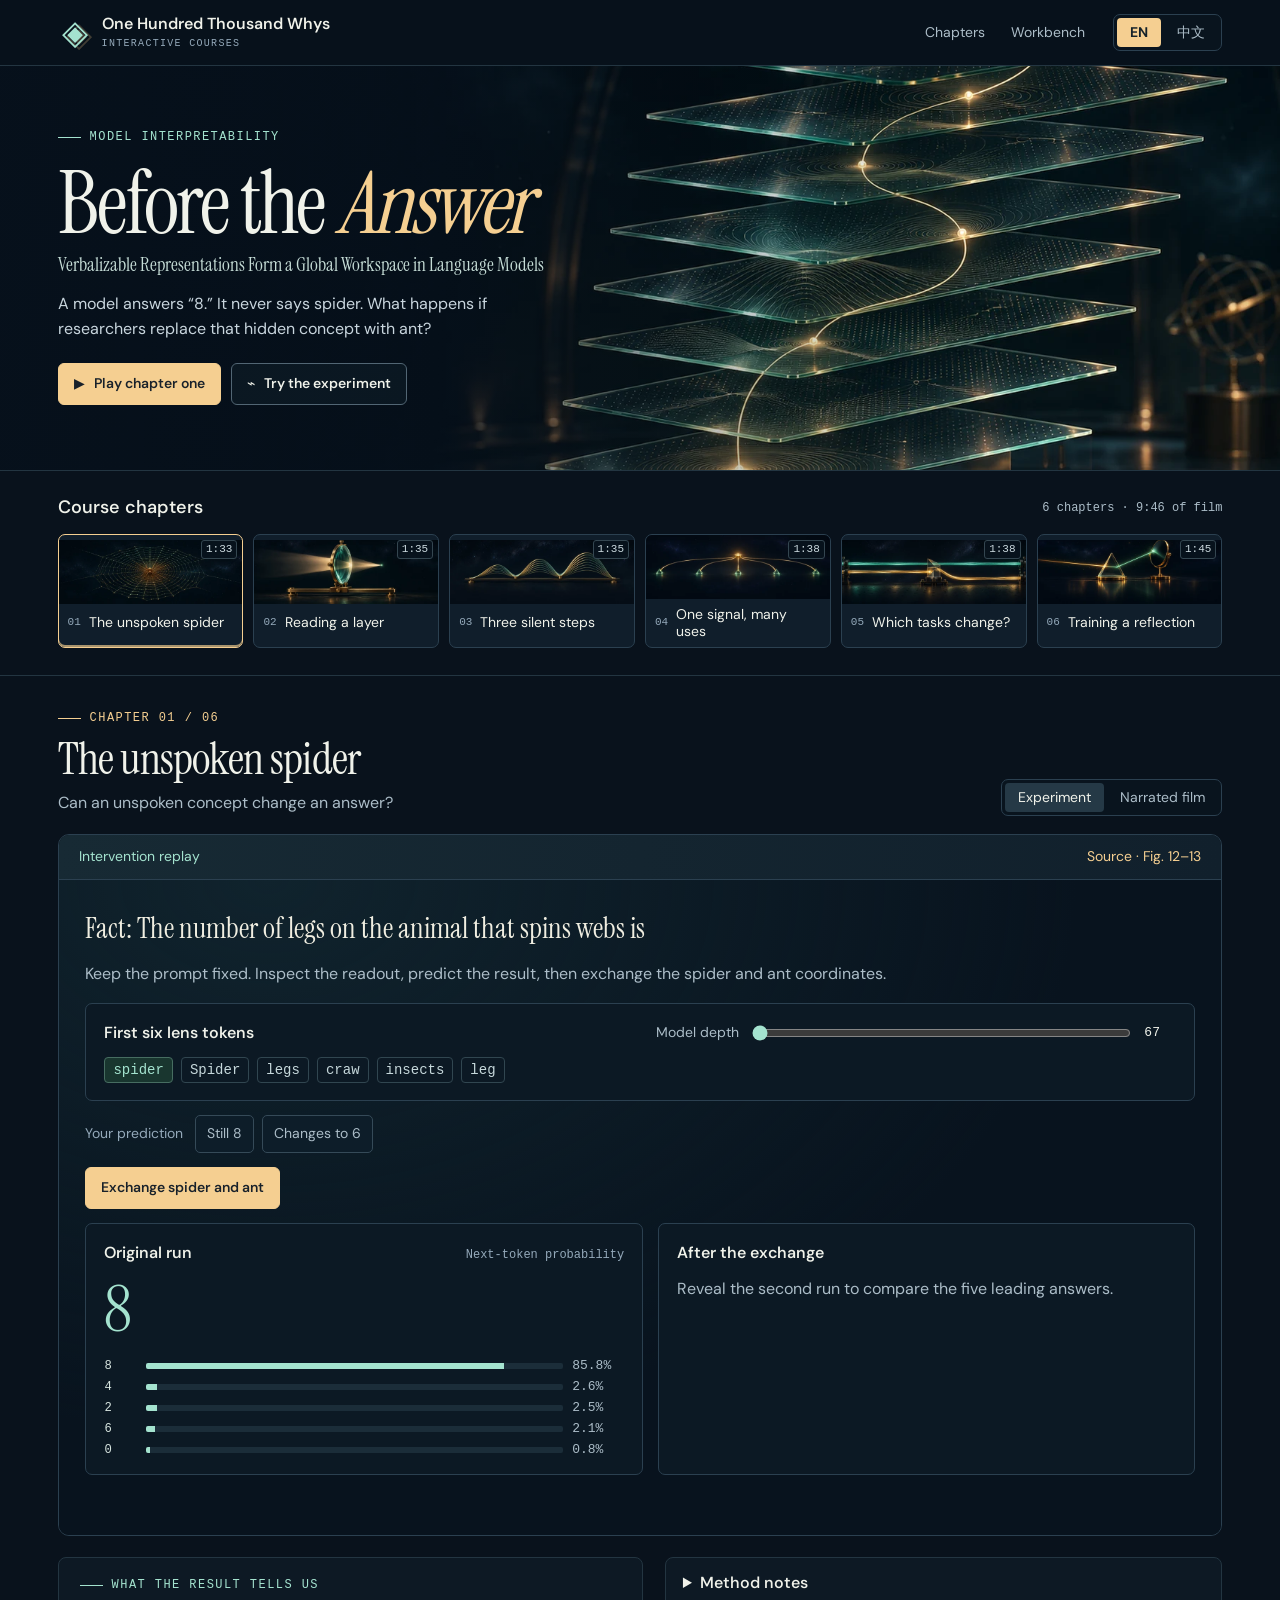
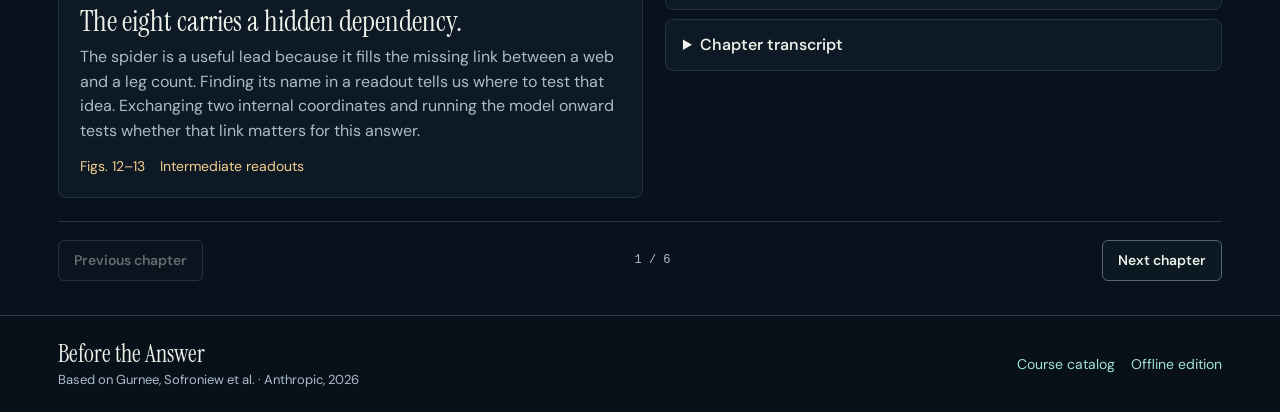
<file: courses/before-the-answer/index.html>
<!doctype html>
<html lang="en">
<head>
<meta charset="utf-8"><meta name="viewport" content="width=device-width,initial-scale=1"><meta name="theme-color" content="#09121c"><meta name="color-scheme" content="dark">
<meta name="description" content="Six narrated experiments on verbalizable representations in language models. Explore measured layer readouts, concept swaps and reflection training in English and Mandarin.">
<title>Before the Answer · One Hundred Thousand Whys</title>
<link rel="stylesheet" href="src/course.css">
</head>
<body>
<a id="skip" class="skip" href="#lesson">Skip to the lesson</a>
<header class="top"><div class="wrap top-inner">
<a id="homeLink" class="brand" href="#home"><span class="mark" aria-hidden="true">◈</span><span><span id="brandName">One Hundred Thousand Whys</span><small id="collectionLabel">INTERACTIVE COURSES</small></span></a>
<nav id="topNav" aria-label="Course navigation"><a id="navChapters" href="#chapters">Chapters</a><a id="navLab" href="#lesson">Workbench</a></nav>
<div id="langOptions" class="seg lang" aria-label="Language"><button type="button" id="en" lang="en" aria-pressed="true">EN</button><button type="button" id="zh" lang="zh-CN" aria-pressed="false">中文</button></div>
</div></header>
<main id="home">
<section class="hero" aria-labelledby="title"><img src="assets/hero.webp" alt="" class="hero-art" width="1700" height="820" fetchpriority="high"><div class="wrap hero-inner">
<div class="eyebrow" id="discipline">Model interpretability</div><h1 id="title">Before the <em>Answer</em></h1>
<a id="paperTitle" class="paper-title" href="https://transformer-circuits.pub/2026/workspace/index.html" target="_blank" rel="noreferrer">Verbalizable Representations Form a Global Workspace in Language Models</a>
<p id="intro">A model answers “8.” It never says spider. What happens if researchers replace that hidden concept with ant?</p>
<div class="hero-actions"><button id="startFilm" class="btn primary"><span aria-hidden="true">▶</span> <span>Play chapter one</span></button><button id="startLab" class="btn ghost"><span aria-hidden="true">⌁</span> <span>Try the experiment</span></button></div>
</div></section>
<section id="chapters" class="catalog"><div class="wrap"><div class="section-line"><h2 id="chapterHeading">Course chapters</h2><span id="length" class="meta"></span></div><div id="rail" class="rail" aria-label="Chapters"></div></div></section>
<section id="lesson" class="wrap lesson" aria-labelledby="chapterTitle">
<div class="lesson-head"><div><div id="chapterNumber" class="eyebrow amber"></div><h2 id="chapterTitle"></h2><p id="chapterQuestion" class="question"></p></div><div class="seg modes"><button id="labMode" type="button" aria-pressed="true">Experiment</button><button id="filmMode" type="button" aria-pressed="false">Narrated film</button></div></div>
<div id="lab" class="stage"><div id="labBody"></div></div>
<div id="film" class="stage" hidden><video id="movie" playsinline controls preload="none"></video><div class="film-settings"><span class="meta" id="filmInfo"></span><div><label><span id="capLabel">Captions</span> <select id="captions"><option value="single">Current language</option><option value="both">English + 中文</option><option value="off">Off</option></select></label><label><span id="rateLabel">Speed</span> <select id="speed"><option value="0.75">0.75×</option><option value="1" selected>1×</option><option value="1.25">1.25×</option><option value="1.5">1.5×</option></select></label></div></div><p id="movieError" class="error" role="status" hidden></p></div>
<div class="notes"><article class="takeaway"><div class="eyebrow" id="takeLabel"></div><h3 id="takeTitle"></h3><p id="takeText"></p><div id="refs" class="refs"></div></article>
<div class="detail-stack"><details id="technical"><summary id="techLabel">Method notes</summary><div id="techBody" class="detail-body"></div></details><details id="transcript"><summary id="transLabel">Chapter transcript</summary><div class="detail-body"><p id="transHelp"></p><ol id="cues"></ol></div></details></div></div>
<div class="next-row"><button id="prev" class="btn ghost">Previous chapter</button><span class="meta" id="pageCount"></span><button id="next" class="btn ghost">Next chapter</button></div>
</section></main>
<footer><div class="wrap footer-inner"><div><span id="footerTitle">Before the Answer</span><small id="credit"></small></div><div><a id="catalogLink" href="https://buyangnie.github.io/One-Hundred-Thousand-Whys/">Course catalog</a><a id="download" href="https://github.com/buyangnie/One-Hundred-Thousand-Whys/releases/download/before-the-answer-v1.0.0/Before_the_Answer.html">Offline edition</a></div></div></footer>
<p id="loadError" class="error" role="alert" hidden></p><noscript><p>This interactive lesson requires JavaScript. 本课件需要启用 JavaScript。</p></noscript>
<script src="src/labs.js"></script><script src="src/app.js"></script>
</body></html>
</file>
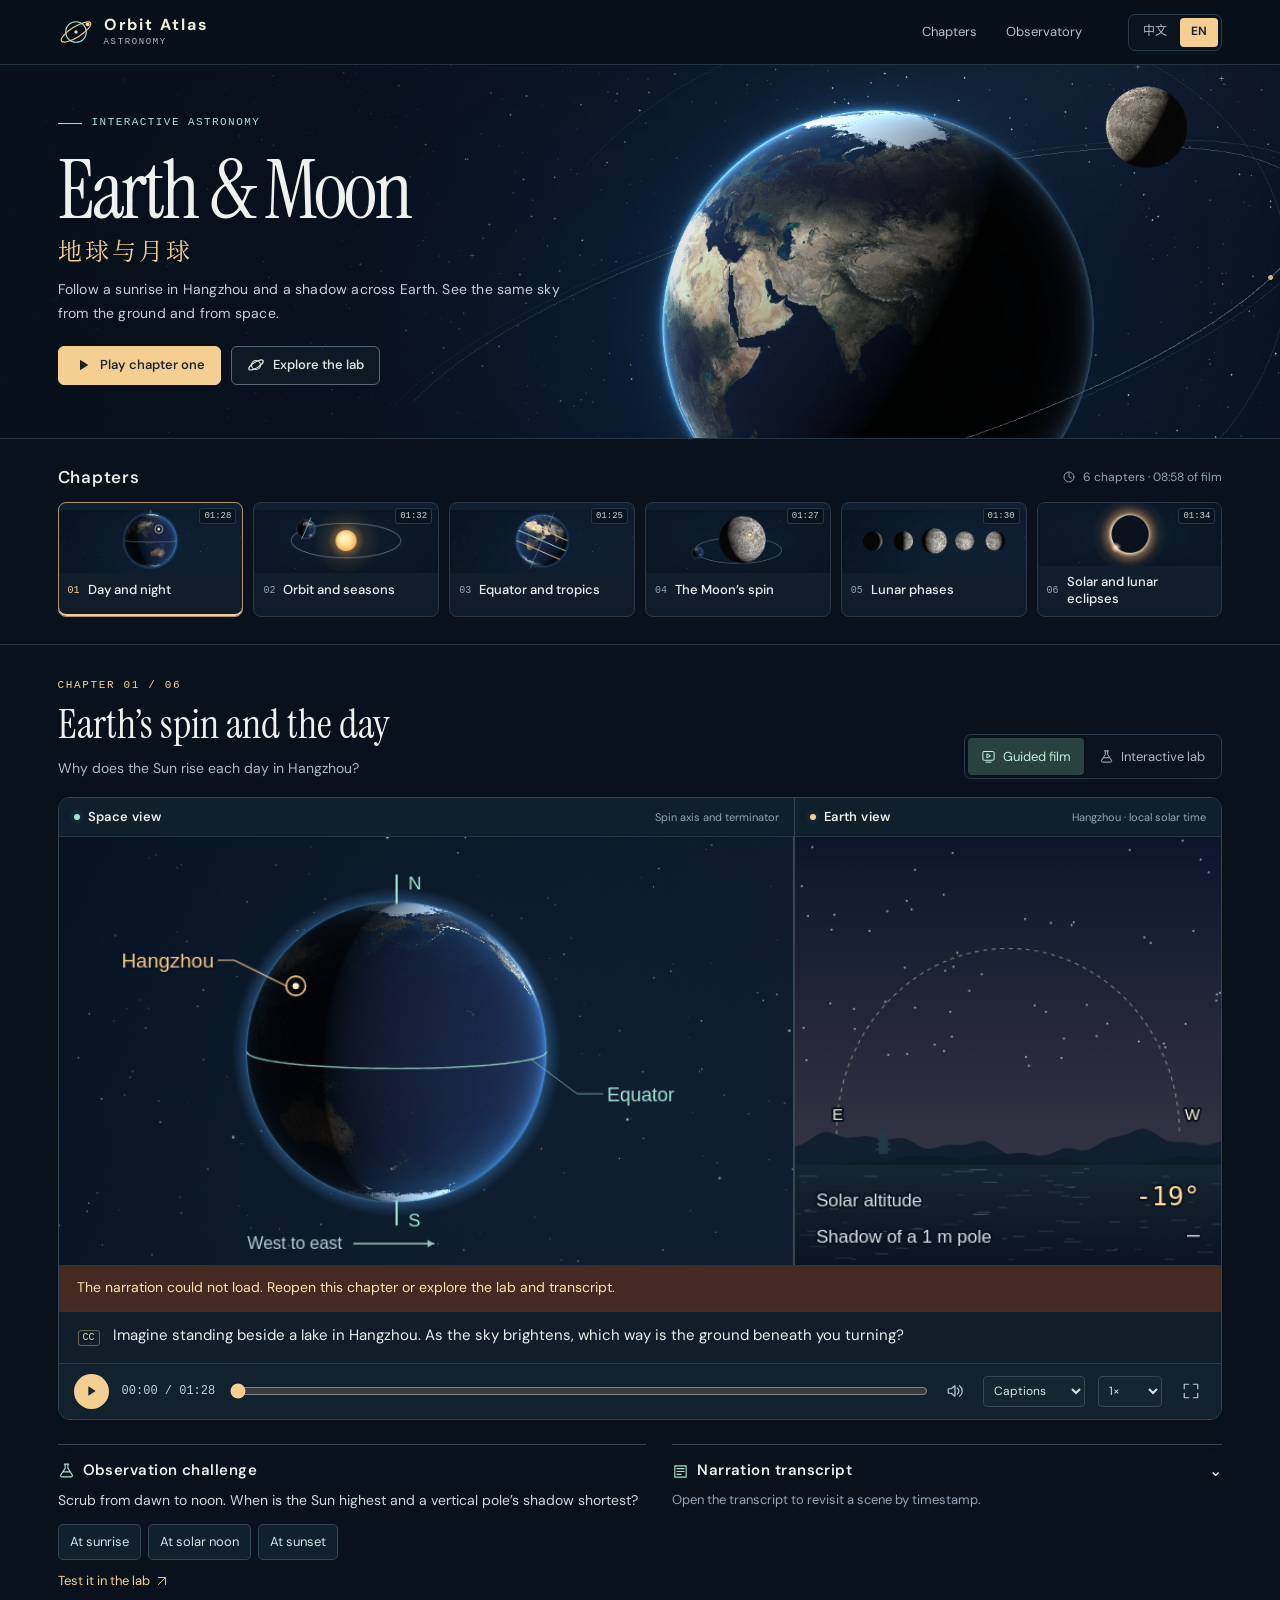
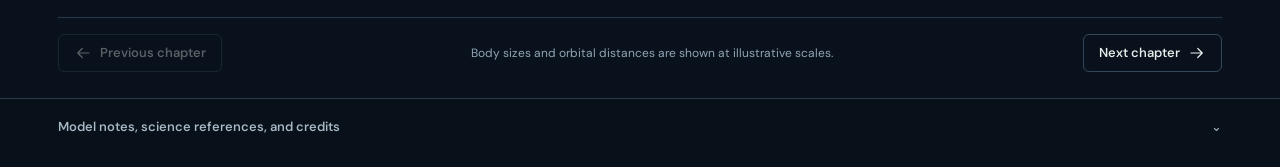
<file: courses/earth-and-moon/index.html>
<!doctype html>
<html lang="en" class="english">
<head>
<meta charset="utf-8"><meta name="viewport" content="width=device-width, initial-scale=1">
<meta name="color-scheme" content="dark"><meta name="theme-color" content="#09121c">
<title>Orbit Atlas · Earth &amp; Moon</title>
<link rel="stylesheet" href="src/course.css">
</head>
<body>
<noscript><div class="noscript">请启用 JavaScript 观看内置影片和互动实验。 Enable JavaScript to use the films and experiments.</div></noscript>
<a class="skip" href="#lesson" id="skip"></a>
<header class="top"><div class="wrap topin">
<a class="brand" href="#home" aria-label="Orbit Atlas"><svg viewBox="0 0 42 42" aria-hidden="true"><circle cx="21" cy="21" r="12" fill="none" stroke="#a8e6d1" stroke-width="1.2"/><ellipse cx="21" cy="21" rx="20" ry="6.1" transform="rotate(-32 21 21)" stroke="#edcc94" stroke-width="1.35" fill="none"/><circle cx="34.6" cy="12.1" r="2.3" fill="#f4d59a"/><circle cx="21" cy="21" r="2" fill="#bce1d3"/></svg><span><span id="brand"></span><small>ORBIT ATLAS</small></span></a>
<nav class="topnav"><a href="#catalog" id="navCh"></a><a href="#lesson" id="navLab"></a></nav>
<div class="language" id="langgroup" role="group"><button id="langZh" aria-pressed="false" lang="zh-CN">中文</button><button id="langEn" aria-pressed="true" lang="en">EN</button></div>
</div></header>
<main id="home">
<section class="hero"><img class="heroImg" id="cover" alt=""><div class="wrap hero-inner">
<div class="eyebrow" id="eyebrow"></div><h1 id="title"></h1><span class="sub" id="sub"></span><p class="hero-desc" id="heroDesc"></p><div class="hero-actions"><button class="btn primary" id="startFilm"></button><button class="btn glass" id="startLab"></button></div>
</div></section>
<section class="catalog" id="catalog"><div class="wrap"><div class="catalog-head"><h2 id="catalogTitle"></h2><div class="catalog-meta"><span class="totals" id="totals"></span><span class="arrows"><button class="mini" id="railPrev"></button><button class="mini" id="railNext"></button></span></div></div><div class="rail" id="rail"></div></div></section>
<section class="wrap lesson" id="lesson"><div class="lessonhead"><div><div class="chapter-index" id="chapterIndex"></div><h2 id="lessonTitle"></h2><p class="question" id="question"></p></div><div class="seg modes" role="group" id="modegroup"><button id="filmMode"></button><button id="labMode"></button></div></div>
<div id="stage" class="stage">
<div class="panels"><div class="scope"><div class="scope-head"><span class="scopelabel"><i></i><span id="spaceLabel"></span></span><span class="scope-name" id="spaceName"></span></div><canvas width="688" height="400" id="space" class="mainCanvas" role="img"></canvas></div><div class="scope"><div class="scope-head"><span class="scopelabel"><i></i><span id="groundLabel"></span></span><span class="scope-name" id="groundName"></span></div><canvas width="400" height="400" id="ground" role="img"></canvas></div></div>
<audio id="film" class="media-el" preload="metadata" aria-hidden="true"></audio><div id="mediaError" class="mediaerror" hidden></div>
<div class="captionbox" id="capbox"><span class="capid">CC</span><div><p class="cap-primary" id="capPrimary"></p><p class="cap-alt" id="capAlt"></p></div></div>
<div class="videoctrl" id="filmControls"><button id="filmPlay" class="iconbtn playbtn"></button><span class="time" id="filmTime">00:00 / 00:00</span><div class="vidrange"><input type="range" id="seek" min="0" max="1" step="0.05" value="0"></div><button class="iconbtn" id="mute"></button><label class="iclabel" id="captionWrap"><select id="captions"></select></label><label class="iclabel"><select id="speed"><option value="0.75">0.75×</option><option value="1" selected>1×</option><option value="1.25">1.25×</option><option value="1.5">1.5×</option></select></label><button class="iconbtn" id="fs1"></button></div>
<div id="labControls" class="labctrl" hidden><div class="labfirst"><button class="iconbtn playbtn" id="labPlay"></button><div class="labread"><div class="readlabels"><label id="axisName" for="axis"></label><output id="axisValue" for="axis"></output></div><input type="range" id="axis" min="0" max="1000" value="0" step="1"></div><div class="lab-actions"><button class="btn ghost smallbtn" id="camera"></button><button class="iconbtn" id="reset"></button><button class="iconbtn" id="fs2"></button></div></div><div class="lab-settings"><div id="presets" class="presets"></div><div id="options" class="optionset"></div></div></div>
</div>
<div class="below"><div class="exercise"><h3 class="kicker" id="challenge"></h3><p class="tasktext" id="tasktext"></p><div class="choices" id="choices"></div><p class="feedback" id="feedback" aria-live="polite"></p><button class="textbtn" id="tryLab"></button></div>
<div class="transcript"><details id="transDetails"><summary class="summaryline"><span class="kicker" id="scriptTitle"></span><span class="chev" aria-hidden="true">⌄</span></summary><p class="help" id="scriptHelp"></p><ol id="scriptlist" class="scriptlist"></ol></details><p id="scriptClosedHelp" class="help"></p></div></div>
<div class="nextrow"><button class="btn ghost" id="previous"></button><p class="meta-note" id="scaleNote"></p><button class="btn ghost" id="next"></button></div></section>
</main><footer class="sources"><div class="wrap"><details id="sources"><summary class="summaryline"><span id="sourcesTitle"></span><span aria-hidden="true">⌄</span></summary><div class="sourcebody" id="sourceBody"></div></details></div></footer>
<script src="src/scene.js"></script>
<script type="module" src="src/start.js"></script>
</body></html>
</file>
<file: courses/before-the-answer/src/course.css>
@font-face {
  font-family: "DM Sans";
  src: url("../assets/fonts/DM-Sans.woff") format("woff");
  font-weight: 100 1000;
  font-display: swap;
}
@font-face {
  font-family: "Instrument Serif";
  src: url("../assets/fonts/Instrument-Serif.woff") format("woff");
  font-weight: 400;
  font-display: swap;
}
:root {
  --bg: #09121c;
  --deep: #070f18;
  --panel: #0e1c28;
  --rule: #2b4050;
  --line: #233541;
  --paper: #f0f2ea;
  --muted: #acbdc8;
  --quiet: #94a9ba;
  --mint: #a4e3cf;
  --amber: #f5cf91;
  --blue: #9fbbe9;
  --serif: "Instrument Serif", Georgia, "Noto Serif CJK SC", "Songti SC", serif;
  --body:
    "DM Sans", "PingFang SC", "Microsoft YaHei", "Noto Sans CJK SC", sans-serif;
  --mono:
    ui-monospace, "SFMono-Regular", Consolas, "Liberation Mono", monospace;
  color-scheme: dark;
}
* {
  box-sizing: border-box;
}
html {
  scroll-behavior: smooth;
  scroll-padding-top: 80px;
}
body {
  margin: 0;
  background: var(--bg);
  color: var(--paper);
  font: 16px/1.55 var(--body);
}
button,
select,
input {
  font: inherit;
}
button {
  cursor: pointer;
}
button,
a,
select,
input {
  touch-action: manipulation;
}
a {
  color: var(--mint);
  text-decoration: none;
}
a:hover {
  text-decoration: underline;
}
button:focus-visible,
a:focus-visible,
summary:focus-visible,
select:focus-visible,
input:focus-visible {
  outline: 2px solid var(--amber);
  outline-offset: 4px;
}
button[disabled] {
  opacity: 0.4;
  cursor: default;
}
button {
  color: inherit;
}
h1,
h2,
h3,
h4,
p,
ol,
figure {
  margin: 0;
}
[hidden] {
  display: none !important;
}
.wrap {
  width: min(1270px, 91%);
  margin-inline: auto;
}
.skip {
  position: fixed;
  left: 15px;
  top: -90px;
  z-index: 20;
  background: var(--paper);
  color: var(--bg);
  padding: 10px;
}
.skip:focus {
  top: 10px;
}
.top {
  position: sticky;
  top: 0;
  z-index: 7;
  background: #08121bed;
  backdrop-filter: blur(14px);
  border-bottom: 1px solid var(--line);
}
.top-inner {
  height: 65px;
  display: flex;
  align-items: center;
  gap: 28px;
}
.brand {
  display: flex;
  align-items: center;
  gap: 10px;
  color: var(--paper);
  font-size: 16px;
  line-height: 1.1;
  font-weight: 580;
}
.brand:hover {
  text-decoration: none;
}
.brand small {
  display: block;
  color: var(--quiet);
  font: 10px/1.3 var(--mono);
  letter-spacing: 0.13em;
  margin-top: 4px;
}
.mark {
  display: grid;
  place-items: center;
  width: 34px;
  height: 34px;
  font: 34px/1 var(--serif);
  color: var(--mint);
  text-shadow: 4px 2px 0 #b4976a55;
}
.top nav {
  display: flex;
  gap: 26px;
  margin-left: auto;
}
.top nav a {
  color: var(--muted);
  font-size: 14px;
}
.seg {
  display: inline-flex;
  align-items: center;
  gap: 3px;
  padding: 3px;
  border: 1px solid var(--rule);
  border-radius: 7px;
  background: #09141e;
}
.seg button {
  border: 0;
  background: transparent;
  border-radius: 4px;
  padding: 6px 13px;
  color: var(--muted);
  font-size: 14px;
  line-height: 1.25;
}
.seg button[aria-pressed="true"] {
  background: #253946;
  color: var(--paper);
}
.lang button[aria-pressed="true"] {
  background: var(--amber);
  color: #14222a;
  font-weight: 670;
}
.hero {
  position: relative;
  isolation: isolate;
  overflow: hidden;
  min-height: 405px;
  display: flex;
  align-items: center;
  background: #07121b;
  border-bottom: 1px solid var(--line);
}
.hero-art {
  position: absolute;
  inset: 0;
  z-index: -3;
  width: 100%;
  height: 100%;
  object-fit: cover;
  object-position: 63% 51%;
}
.hero:after {
  content: "";
  position: absolute;
  inset: 0;
  z-index: -2;
  background: linear-gradient(
    90deg,
    #07111cea,
    #07111cbe 30%,
    #07111c38 58%,
    transparent 76%
  );
}
.hero-inner {
  padding-block: 36px 38px;
}
.eyebrow {
  display: flex;
  align-items: center;
  gap: 9px;
  color: var(--mint);
  font:
    12px/1.4 var(--mono),
    var(--body);
  text-transform: uppercase;
  letter-spacing: 0.12em;
}
.eyebrow:before {
  content: "";
  width: 23px;
  height: 1px;
  background: currentColor;
}
.eyebrow.amber {
  color: var(--amber);
}
.hero h1 {
  font: 400 clamp(66px, 6.7vw, 102px) / 0.98 var(--serif);
  letter-spacing: -0.035em;
  margin: 16px 0 8px;
}
.hero h1 em {
  color: var(--amber);
  font-weight: 400;
}
.paper-title {
  display: block;
  max-width: 540px;
  color: #c5dcd6;
  font: 400 clamp(18px, 1.5vw, 23px) / 1.14 var(--serif);
  text-wrap: balance;
}
.hero p {
  max-width: 510px;
  margin-top: 16px;
  color: #c9d6de;
  font-size: 16px;
  line-height: 1.55;
}
.hero-actions {
  display: flex;
  gap: 10px;
  margin-top: 22px;
  flex-wrap: wrap;
}
.btn {
  display: inline-flex;
  align-items: center;
  justify-content: center;
  gap: 9px;
  border-radius: 6px;
  padding: 9px 15px;
  border: 1px solid #526674;
  background: #132530;
  color: var(--paper);
  font-weight: 580;
  font-size: 14px;
}
.btn.primary {
  color: #18212a;
  background: var(--amber);
  border-color: var(--amber);
}
.btn.primary:hover {
  background: #ffdfae;
}
.btn.ghost {
  background: #10202a82;
}
.btn.ghost:hover {
  background: #243846;
}
.catalog {
  padding: 23px 0 27px;
  border-bottom: 1px solid var(--line);
}
.section-line,
.next-row,
.footer-inner {
  display: flex;
  align-items: center;
  justify-content: space-between;
  gap: 14px;
}
.section-line {
  margin: 0 0 12px;
}
.section-line h2 {
  font-weight: 550;
  font-size: 18px;
}
.meta,
.chip-note {
  font:
    12px/1.5 var(--mono),
    var(--body);
  color: var(--muted);
}
.rail {
  display: grid;
  grid-template-columns: repeat(6, minmax(0, 1fr));
  gap: 10px;
}
.ch-card {
  position: relative;
  background: #101e2b;
  border: 1px solid var(--rule);
  padding: 0;
  border-radius: 7px;
  overflow: hidden;
  text-align: left;
  transition:
    border-color 0.2s,
    transform 0.2s;
}
.ch-card:hover {
  transform: translateY(-2px);
  border-color: #779082;
}
.ch-card[aria-current="true"] {
  border-color: var(--amber);
  box-shadow: inset 0 -2px #f5cf91aa;
}
.ch-card img {
  display: block;
  width: 100%;
  height: clamp(52px, 5vw, 77px);
  object-fit: cover;
}
.ch-card .card-name {
  min-height: 39px;
  display: flex;
  align-items: center;
  gap: 8px;
  padding: 7px 9px 8px;
  font-size: 14px;
  line-height: 1.2;
}
.card-name small,
.duration {
  font: 11px/1.2 var(--mono);
  color: var(--quiet);
}
.duration {
  position: absolute;
  top: 5px;
  right: 5px;
  border: 1px solid #344650;
  border-radius: 3px;
  background: #08131de6;
  padding: 2px 4px;
  color: #ccdadf;
}
.lesson {
  padding-block: 34px;
}
.lesson-head {
  display: flex;
  align-items: flex-end;
  justify-content: space-between;
  gap: 16px;
  margin-bottom: 18px;
}
.lesson-head h2 {
  font: 400 clamp(37px, 3.5vw, 55px) / 1.12 var(--serif);
  letter-spacing: -0.018em;
  margin: 7px 0;
}
.question {
  color: var(--muted);
}
.modes {
  flex-shrink: 0;
}
.stage {
  border: 1px solid var(--rule);
  border-radius: 11px;
  overflow: hidden;
  background: var(--deep);
}
.lab-bar,
.panel-title,
.film-settings {
  display: flex;
  align-items: center;
  justify-content: space-between;
  gap: 12px;
}
.lab-bar {
  padding: 11px 20px;
  background: linear-gradient(95deg, #172a34, #11202c);
  border-bottom: 1px solid var(--rule);
  font-size: 14px;
  color: var(--mint);
}
.lab-bar a,
.refs a {
  color: var(--amber);
}
.lab-bar small {
  color: var(--quiet);
  font-size: 12px;
}
.lab-inner {
  padding: clamp(16px, 2.1vw, 31px);
  background:
    radial-gradient(ellipse at 18% 0%, #10232d 0, transparent 60%), #08131e;
}
.prompt {
  font: 400 clamp(23px, 2.3vw, 34px) / 1.22 var(--serif);
  max-width: 900px;
  color: #f0eee1;
  margin: 4px 0 15px;
}
.instruct,
.explain,
.detail-body p,
.takeaway p,
.fine {
  color: var(--muted);
}
.instruct {
  margin-bottom: 16px;
}
.fine {
  font-size: 14px;
  margin-top: 12px;
}
.two-col {
  display: grid;
  grid-template-columns: minmax(0, 1.04fr) minmax(0, 1fr);
  gap: 15px;
}
.panel {
  border: 1px solid var(--rule);
  border-radius: 7px;
  background: #0c1924;
  padding: 17px 18px;
  min-width: 0;
}
.panel-title {
  margin-bottom: 12px;
  align-items: baseline;
}
.panel-title h3,
.panel h4 {
  font-size: 16px;
  font-weight: 570;
}
.panel-title small,
.small-label {
  color: var(--quiet);
  font:
    12px/1.5 var(--mono),
    var(--body);
}
.small-label {
  display: block;
  margin-bottom: 6px;
}
.hero-value {
  display: inline-block;
  font: 400 clamp(42px, 5vw, 73px) / 1 var(--serif);
  color: var(--mint);
}
.out-text {
  font: 400 clamp(29px, 3.1vw, 49px) / 1.14 var(--serif);
  overflow-wrap: anywhere;
  color: var(--paper);
}
.gold,
.after .out-text,
.after .hero-value {
  color: var(--amber);
}
.mint {
  color: var(--mint);
}
.quiet {
  color: var(--quiet);
}
.mono,
code {
  font-family: var(--mono);
  overflow-wrap: anywhere;
}
code {
  color: #d7e4df;
  font-size: 0.94em;
}
.panel-list {
  list-style: none;
  padding: 0;
  display: grid;
  gap: 6px;
}
.panel-list li {
  display: grid;
  grid-template-columns: 1.7em minmax(0, 1fr) auto;
  gap: 8px;
  align-items: center;
  line-height: 1.35;
}
.panel-list li > small,
.panel-list li > span:last-child {
  color: var(--quiet);
  font: 12px var(--mono);
}
.panel-list code {
  color: var(--paper);
}
.panel-list li:first-child code {
  color: var(--mint);
}
.control-row,
.pick-group,
.metrics,
.values,
.token-strip {
  display: flex;
  align-items: center;
  gap: 8px;
  flex-wrap: wrap;
}
.control-row {
  margin-block: 14px;
}
.pick,
.toggle,
.metric {
  border: 1px solid #354a58;
  background: #0d1d29;
  border-radius: 5px;
  padding: 7px 11px;
  font-size: 14px;
  color: var(--muted);
}
.pick:hover,
.toggle:hover {
  border-color: var(--mint);
  color: var(--paper);
}
.pick[aria-pressed="true"],
.toggle[aria-pressed="true"] {
  border-color: #83b8a9;
  background: #203a38;
  color: var(--mint);
}
.toggle.amber[aria-pressed="true"] {
  border-color: #c7a56e;
  background: #302e27;
  color: var(--amber);
}
.chart-wrap {
  margin-top: 14px;
}
.toolbar {
  display: flex;
  align-items: center;
  justify-content: space-between;
  gap: 12px;
  flex-wrap: wrap;
}
.slider {
  display: flex;
  align-items: center;
  gap: 11px;
  flex: 1 1 270px;
  max-width: 520px;
  color: var(--muted);
  font-size: 14px;
}
.slider span {
  white-space: nowrap;
}
.slider input {
  min-width: 65px;
  flex: 1;
  accent-color: var(--mint);
}
.slider output {
  font: 13px var(--mono);
  color: var(--paper);
  min-width: 2.4em;
}
.bar-row {
  display: grid;
  grid-template-columns: 33px minmax(25px, 1fr) 52px;
  gap: 9px;
  align-items: center;
  margin-top: 6px;
  font: 13px var(--mono);
  color: var(--muted);
}
.track {
  height: 6px;
  background: #1b2d39;
  border-radius: 2px;
  overflow: hidden;
}
.track i {
  display: block;
  background: var(--mint);
  height: 100%;
}
.after .track i,
.track.gold i {
  background: var(--amber);
}
.token {
  padding: 4px 8px;
  display: inline-block;
  border: 1px solid #314650;
  border-radius: 4px;
  font: 14px var(--mono);
  color: #c6d8db;
}
.token:first-child {
  background: #19362f;
  color: var(--mint);
  border-color: #476d61;
}
.feedback {
  color: var(--amber);
  min-height: 1.4em;
  margin-top: 10px;
}
.control-label {
  color: var(--quiet);
  font-size: 14px;
  margin-right: 4px;
}
.hr {
  height: 1px;
  background: var(--line);
  margin-block: 18px;
}
.chart,
.heat {
  width: 100%;
  display: block;
}
.chart text {
  font: 13px var(--mono);
  fill: #b7c9cf;
}
.chart .gridline {
  stroke: #31424d;
  stroke-width: 1;
}
.heat-scroll {
  overflow: auto;
}
.heat {
  display: grid;
  gap: 2px;
  align-items: center;
  text-align: center;
  min-width: 322px;
}
.cell {
  display: block;
  aspect-ratio: 3.1;
  height: auto;
  width: 100%;
  border: 1px solid transparent;
  border-radius: 2px;
  padding: 0;
}
.cell.active {
  outline: 2px solid var(--amber);
  outline-offset: -1px;
}
.heat-label,
.heat-foot {
  font: 10px/1.1 var(--mono);
  color: var(--muted);
}
.heat-foot {
  padding-top: 6px;
  overflow-wrap: anywhere;
}
.readouts {
  display: grid;
  grid-template-columns: minmax(0, 1fr) minmax(0, 1fr);
  gap: 12px;
}
.readouts h4 {
  margin-bottom: 8px;
  color: var(--mint);
}
.readouts .panel-list li {
  grid-template-columns: 1.4em minmax(0, 1fr);
}
.readouts .panel-list li > code {
  overflow-wrap: anywhere;
  font-size: 14px;
}
.lens-layout {
  grid-template-columns: minmax(0, 1.25fr) minmax(0, 1fr);
}
.selecter {
  display: flex;
  align-items: center;
  gap: 7px;
  color: var(--muted);
  font-size: 14px;
}
select {
  background: #10212d;
  border: 1px solid #405561;
  color: var(--paper);
  border-radius: 5px;
  padding: 5px 8px;
}
.metrics {
  margin: 12px 0;
}
.metric span {
  display: block;
  color: var(--muted);
  font-size: 13px;
}
.metric strong {
  color: var(--paper);
  font: 500 20px var(--mono);
}
.cohort,
.data-table {
  width: 100%;
  border-collapse: collapse;
  font-size: 14px;
}
.cohort td,
.cohort th,
.data-table td,
.data-table th {
  border-bottom: 1px solid var(--line);
  padding: 5px 8px;
  text-align: left;
}
.cohort th,
.data-table th {
  color: var(--muted);
  font-weight: 500;
}
.inner-details {
  margin-top: 16px;
}
.inner-details summary {
  cursor: pointer;
  color: var(--mint);
  padding-block: 5px;
}
.table-scroll {
  overflow-x: auto;
}
.film-settings {
  padding: 12px 17px;
  background: #12232e;
  flex-wrap: wrap;
}
.film-settings > div {
  display: flex;
  gap: 14px;
  flex-wrap: wrap;
}
.film-settings label {
  color: var(--muted);
  font-size: 14px;
}
.film-settings select {
  margin-left: 3px;
}
video {
  display: block;
  width: 100%;
  aspect-ratio: 16/9;
  max-height: min(68vh, 650px);
  background: #050c13;
  object-fit: contain;
}
video::cue {
  font-family: var(--body);
  background: #07121ce6;
  color: white;
}
.error {
  color: var(--amber);
  padding: 12px;
}
.notes {
  display: grid;
  grid-template-columns: 1.05fr 1fr;
  gap: 22px;
  margin-top: 21px;
}
.takeaway,
.detail-stack details {
  border: 1px solid var(--line);
  background: #0d1924;
  border-radius: 8px;
}
.takeaway {
  padding: 19px 21px;
}
.takeaway h3 {
  font: 400 29px/1.18 var(--serif);
  margin: 10px 0 7px;
}
.takeaway .refs {
  display: flex;
  gap: 15px;
  flex-wrap: wrap;
  margin-top: 12px;
  font-size: 14px;
}
.detail-stack {
  display: grid;
  align-content: start;
  gap: 9px;
}
.detail-stack summary {
  cursor: pointer;
  padding: 13px 17px;
  font-weight: 550;
}
.detail-body {
  padding: 0 17px 16px;
}
.detail-body p + p {
  margin-top: 9px;
}
.detail-body .formula {
  margin: 10px 0;
  padding: 9px;
  border-left: 2px solid var(--amber);
  background: var(--deep);
  overflow-wrap: anywhere;
  font-family: var(--mono);
  color: var(--paper);
}
#cues {
  padding: 0;
  list-style: none;
  margin-top: 10px;
}
#cues li {
  border-top: 1px solid var(--line);
}
#cues button {
  border: 0;
  background: none;
  display: grid;
  grid-template-columns: 44px 1fr;
  text-align: left;
  gap: 8px;
  padding: 7px 0;
  color: var(--muted);
  font-size: 14px;
}
#cues button:hover {
  color: var(--paper);
}
#cues time {
  font: 12px/1.65 var(--mono);
  color: var(--mint);
}
.next-row {
  border-top: 1px solid var(--line);
  margin-top: 23px;
  padding-top: 18px;
}
footer {
  border-top: 1px solid var(--rule);
  background: #08111a;
  padding: 22px 0;
  color: var(--muted);
}
.footer-inner small {
  display: block;
  font-size: 13px;
}
.footer-inner a {
  margin-left: 16px;
  font-size: 14px;
}
.footer-inner > div:first-child > span {
  font: 24px var(--serif);
  color: var(--paper);
}
:lang(zh-CN) .hero h1 {
  font-size: clamp(47px, 5.5vw, 79px);
  line-height: 1.13;
  letter-spacing: 0.03em;
}
:lang(zh-CN) .paper-title {
  font-family: "Instrument Serif", Georgia, serif;
}
:lang(zh-CN) .lesson-head h2 {
  font-size: clamp(31px, 3.1vw, 44px);
  line-height: 1.25;
}
:lang(zh-CN) .eyebrow {
  letter-spacing: 0.06em;
}
@media (max-width: 850px) {
  .hero:after {
    background: linear-gradient(90deg, #07111cf5, #07111ccc 40%, #07111c32 88%);
  }
  .hero-inner p,
  .paper-title {
    max-width: 54%;
  }
  .rail {
    display: flex;
    overflow-x: auto;
    padding: 2px 1px 6px;
    scroll-snap-type: x proximity;
  }
  .ch-card {
    flex: 0 0 145px;
    scroll-snap-align: start;
  }
  .ch-card img {
    height: 56px;
  }
  .lesson-head {
    align-items: flex-start;
    flex-direction: column;
  }
  .notes {
    grid-template-columns: 1fr;
  }
  .lens-layout {
    grid-template-columns: 1fr;
  }
  .readouts {
    gap: 20px;
  }
  .hero {
    min-height: 365px;
  }
}
@media (max-width: 600px) {
  html {
    scroll-padding-top: 65px;
  }
  .wrap {
    width: 92%;
  }
  .top-inner {
    height: 56px;
    gap: 9px;
  }
  .brand {
    font-size: 13px;
    gap: 6px;
  }
  .brand small {
    font-size: 9px;
  }
  .mark {
    width: 25px;
    font-size: 25px;
  }
  .top nav {
    display: none;
  }
  .lang {
    margin-left: auto;
  }
  .lang button {
    padding: 6px 8px;
  }
  .hero {
    min-height: 430px;
    align-items: flex-end;
  }
  .hero-art {
    object-position: 71% 20%;
    height: 70%;
  }
  .hero:after {
    background: linear-gradient(
      0deg,
      #08121b 8%,
      #08121bfa 28%,
      #08121bc9 47%,
      #08121b00 100%
    );
  }
  .hero-inner {
    padding-block: 130px 25px;
  }
  .hero h1 {
    font-size: clamp(52px, 13.4vw, 79px);
    margin: 11px 0 7px;
  }
  .hero-inner p,
  .paper-title {
    max-width: 100%;
  }
  .hero p {
    font-size: 15px;
    margin-top: 11px;
  }
  .hero-actions {
    margin-top: 16px;
  }
  .catalog {
    padding: 15px 0;
  }
  .catalog .meta {
    font-size: 11px;
  }
  .ch-card {
    flex-basis: 134px;
  }
  .section-line h2 {
    font-size: 16px;
  }
  .lesson {
    padding-block: 23px;
  }
  .two-col {
    grid-template-columns: 1fr;
  }
  .panel {
    padding: 12px;
  }
  .lab-bar {
    padding: 10px 12px;
  }
  .lab-bar small {
    display: none;
  }
  .lab-inner {
    padding: 13px;
  }
  .card-name,
  .instruct,
  .explain {
    font-size: 15px;
  }
  .lab-bar a {
    white-space: nowrap;
  }
  .notes {
    gap: 12px;
  }
  .next-row .btn {
    padding: 8px 10px;
  }
  .footer-inner {
    align-items: flex-start;
    flex-direction: column;
  }
  .footer-inner a {
    margin-left: 0;
    margin-right: 16px;
  }
  .film-settings {
    padding: 10px 12px;
  }
  .pick {
    padding: 6px 9px;
  }
  .cell {
    aspect-ratio: 2.6;
  }
  .mode {
    font-size: 13px;
  }
}
@media (prefers-reduced-motion: reduce) {
  html {
    scroll-behavior: auto;
  }
  *,
  *:before,
  *:after {
    transition: none !important;
    animation: none !important;
  }
}
.leading-token {
  margin: 1px 0 10px;
}
.after .leading-token {
  animation: reveal-token 0.28s ease-out;
}
@keyframes reveal-token {
  from {
    opacity: 0.15;
    transform: translateY(5px);
  }
  to {
    opacity: 1;
    transform: translateY(0);
  }
}
</file>
<file: courses/earth-and-moon/src/course.css>
@font-face{font-family:'DM Sans';src:url('../assets/fonts/DM-Sans.woff') format('woff');font-weight:100 1000;font-display:swap}
@font-face{font-family:'Instrument Serif';src:url('../assets/fonts/Instrument-Serif.woff') format('woff');font-weight:400;font-display:swap}
@font-face{font-family:'Noto Serif Lesson';src:url('../assets/fonts/Noto-Serif-Lesson.woff') format('woff');font-weight:400;font-display:swap}
@font-face{font-family:'Atlas Chinese';src:url('../assets/fonts/Atlas-Chinese.woff') format('woff');font-weight:400 700;font-display:swap}
:root{--bg:#09121c;--deep:#07101a;--frame:#0e1a27;--line:#29394a;--rule:#344759;--text:#eef1ed;--muted:#a8bac6;--low:#91a5b5;--gold:#f5cf91;--mint:#a4e3cf;--serif:'Instrument Serif',Georgia,'Noto Serif Lesson','Songti SC','STSong',serif;--body:'DM Sans','Atlas Chinese','PingFang SC','Microsoft YaHei','Noto Sans CJK SC',Arial,sans-serif;--mono:'SFMono-Regular',Consolas,'Liberation Mono',monospace}
*{box-sizing:border-box}html{scroll-behavior:smooth;scroll-padding-top:86px}body{margin:0;background:var(--bg);color:var(--text);font-family:var(--body);line-height:1.55}button,input,select{font:inherit}button,select,a,input[type=range]{touch-action:manipulation}button{color:inherit;cursor:pointer}button:disabled{opacity:.36;cursor:default}a{color:var(--mint);text-decoration:none}button:focus-visible,a:focus-visible,select:focus-visible,input:focus-visible,summary:focus-visible{outline:2px solid var(--gold);outline-offset:4px}.wrap{width:min(1256px,calc(100% - 9vw));margin:0 auto}h1,h2,h3,p{margin:0}svg.ico{width:18px;height:18px;display:inline-block;vertical-align:middle;flex:none;fill:none;stroke:currentColor;stroke-width:1.6;stroke-linecap:round;stroke-linejoin:round}.hide,[hidden]{display:none!important}.noscript{padding:1rem 5vw;background:#381d19;color:white}.skip{position:fixed;top:-60px;left:20px;background:white;color:#0b1623;padding:8px;z-index:30}.skip:focus{top:8px}
.top{height:65px;background:#08111af2;border-bottom:1px solid #243440;position:sticky;top:0;z-index:10;backdrop-filter:blur(14px)}.topin{height:100%;display:flex;align-items:center;justify-content:space-between;gap:20px}.brand{display:flex;align-items:center;gap:10px;color:#f0f0df;font-size:16px;letter-spacing:.12em;font-weight:700;line-height:1}.brand svg{width:36px;height:36px;flex:none}.brand small{display:block;margin-top:5px;letter-spacing:.18em;font-size:9px;font-family:var(--mono);color:var(--muted);font-weight:400}.topnav{display:flex;align-items:center;gap:29px;margin-left:auto;margin-right:26px}.topnav a{font-size:13px;color:#afc1cc;transition:color .2s}.topnav a:hover{color:var(--gold)}.language,.seg{display:inline-flex;align-items:center;gap:2px;background:#0a141e;border:1px solid var(--line);border-radius:7px;padding:3px}.language button,.seg button{background:transparent;color:var(--muted);border:0;border-radius:4px;min-height:29px;padding:4px 11px;font-size:12px;line-height:1.3}.language button[aria-pressed=true]{color:#172027;background:var(--gold);font-weight:650}.seg button[aria-pressed=true]{background:#263744;color:var(--text);box-shadow:0 1px 3px #0006}
.hero{overflow:hidden;position:relative;isolation:isolate;background-color:#08111a;min-height:374px;border-bottom:1px solid #243341;display:flex;align-items:center}.heroImg{position:absolute;inset:0;width:100%;height:100%;object-fit:cover;object-position:50% 20%;z-index:-3}.hero:after{content:'';position:absolute;inset:0;z-index:-1;background:linear-gradient(90deg,#07101bf2 0%,#07101bc7 25%,#07101b2a 49%,transparent 62%)}.hero-inner{padding-top:36px;padding-bottom:40px}.eyebrow{color:var(--mint);font-family:var(--mono),var(--body);font-size:11px;letter-spacing:.13em;display:flex;align-items:center;gap:10px}.eyebrow:before{content:'';width:24px;height:1px;background:var(--mint)}h1{font-family:'Noto Serif Lesson',var(--serif);font-weight:400;font-size:clamp(50px,5.5vw,85px);letter-spacing:.035em;line-height:1.12;margin-top:14px}.hero .sub{display:block;color:var(--gold);font-family:var(--serif);font-style:italic;font-size:clamp(26px,2.8vw,44px);line-height:1.12;margin-top:1px;letter-spacing:-.02em}.hero-desc{max-width:475px;color:#c1d1d9;font-size:14px;margin-top:14px;letter-spacing:.015em;line-height:1.7}.hero-actions{display:flex;flex-wrap:wrap;gap:10px;margin-top:21px}.btn{display:inline-flex;align-items:center;justify-content:center;gap:8px;border:1px solid var(--rule);border-radius:6px;padding:9px 15px;background:#152532;color:#e9efec;font-size:13px;line-height:1.4;font-weight:550}.btn:hover:not(:disabled),.mini:hover:not(:disabled){border-color:#93a6aa;background:#203442}.btn.primary{background:var(--gold);color:#19212b;border-color:var(--gold)}.btn.primary:hover{background:#ffe1b3;border-color:#ffe1b3}.btn.glass{background:#10202a98;border-color:#586975;color:#dce5df}.btn.ghost{background:transparent}.english h1{font-family:'Instrument Serif',Georgia,serif;font-size:clamp(60px,6.3vw,94px);letter-spacing:-.035em}.english .hero .sub{font-family:'Noto Serif Lesson',serif;font-style:normal;font-size:24px;letter-spacing:.13em}.english .hero-desc{max-width:525px}
.catalog{padding:25px 0 27px;border-bottom:1px solid var(--line)}.catalog-head,.sectionline{display:flex;align-items:center;justify-content:space-between;gap:12px}.catalog-head{margin-bottom:12px}.catalog h2{font-size:17px;letter-spacing:.045em;font-weight:560}.totals{display:flex;align-items:center;gap:7px;color:var(--low);font-size:12px}.totals svg{width:14px;height:14px}.rail{display:grid;grid-template-columns:repeat(6,minmax(0,1fr));gap:10px}.chcard{position:relative;text-align:left;border:1px solid var(--line);background:linear-gradient(180deg,#102031,#101c29);padding:0;border-radius:8px;overflow:hidden;min-width:0;transition:transform .2s,border-color .2s}.chcard:hover{transform:translateY(-2px);border-color:#657989}.chcard[aria-current=true]{border-color:#af926b;box-shadow:inset 0 -2px var(--gold)}.chcard img{display:block;width:100%;height:63px;object-fit:cover;object-position:center;background:var(--deep)}.chcard .cardinfo{display:flex;align-items:center;gap:8px;padding:8px 9px 9px;min-height:37px}.chno{font:10px var(--mono);color:#91a4b1}.chcard[aria-current=true] .chno{color:var(--gold)}.chtitle{font-weight:520;font-size:13px;line-height:1.25;color:#e5ece9}.english .chtitle{font-size:13px}.chapter-time{position:absolute;right:6px;top:5px;color:#c3d1d7;background:#07121bc9;border:1px solid #25374a;font:9px var(--mono);border-radius:3px;padding:2px 4px}.arrows{display:none;gap:6px}.mini{width:31px;height:29px;display:inline-grid;place-items:center;background:transparent;border:1px solid var(--line);border-radius:4px}.mini svg{width:15px;height:15px}
.lesson{padding:32px 0 26px;scroll-margin-top:4px}.lessonhead{display:grid;grid-template-columns:1fr auto;align-items:end;gap:15px;margin-bottom:18px}.chapter-index{color:var(--gold);font-size:11px;font-family:var(--mono),var(--body);letter-spacing:.15em}.lesson h2{font-family:'Noto Serif Lesson',var(--serif);font-weight:450;font-size:clamp(27px,2.6vw,41px);line-height:1.34;letter-spacing:.02em;margin-top:3px}.english .lesson h2{font-family:var(--serif);font-size:clamp(34px,3.2vw,46px);letter-spacing:0}.question{font-size:14px;color:var(--muted);margin-top:6px}.modes button{display:flex;align-items:center;gap:7px;padding:8px 13px;min-height:37px;font-size:13px}.modes button[aria-pressed=true]{background:#29413f;color:#c2f1dc}.modes .ico{width:15px;height:15px}
.stage{background:#0d1926;border:1px solid #334654;border-radius:12px;overflow:hidden;box-shadow:0 10px 28px #030a111e;position:relative}.panels{display:grid;grid-template-columns:688fr 400fr;background:#091523}.scope{min-width:0}.scope+.scope{border-left:1px solid #344553}.scope-head{min-height:39px;display:flex;align-items:center;justify-content:space-between;padding:0 15px;gap:8px;background:#101f2c;border-bottom:1px solid #253748}.scopelabel{font-size:13px;font-weight:580;letter-spacing:.03em;display:flex;align-items:center;gap:8px}.scopelabel i{height:6px;width:6px;border-radius:50%;background:var(--mint);box-shadow:0 0 7px #a4e3cf45}.scope+.scope .scopelabel i{background:var(--gold)}.scope-name{font-size:11px;color:var(--low);text-align:right}.scope canvas{display:block;width:100%;height:auto;aspect-ratio:688/400}.scope+.scope canvas{aspect-ratio:1}.mainCanvas.can-drag{touch-action:pan-y;cursor:ew-resize}.media-el{position:absolute;width:1px;height:1px;left:0;bottom:0;opacity:0;pointer-events:none}
.captionbox{padding:12px 19px 11px;border-top:1px solid #253749;background:#101e2a;display:flex;gap:13px;align-items:baseline;min-height:52px}.capid{color:var(--gold);font:10px var(--mono);border:1px solid #6d624e;border-radius:3px;padding:2px 4px;line-height:1;flex:none}.cap-primary{font-size:15px;color:#e8eeed;line-height:1.55}.cap-alt{font-size:13px;color:var(--muted);line-height:1.5;margin-top:3px}.videoctrl{display:flex;align-items:center;gap:13px;flex-wrap:wrap;background:#12212e;border-top:1px solid var(--line);padding:10px 15px}.iconbtn{display:inline-flex;align-items:center;justify-content:center;background:transparent;border:0;border-radius:4px;color:#bacbd3;min-width:31px;min-height:33px;padding:5px}.iconbtn:hover{background:#243645;color:#fff}.playbtn{color:#1a242b;background:var(--gold);border-radius:50%;width:35px;height:35px;min-width:35px;min-height:35px;border:0}.playbtn:hover{background:#ffe2b2;color:#1c242a}.playbtn svg{width:16px;height:16px}.time{font:12px var(--mono);color:#c1cfd5;white-space:nowrap}.vidrange{flex:1;min-width:64px}.videoctrl select,.labctrl select{background:#152531;color:#d5e3e2;padding:5px 6px;border:1px solid #344756;border-radius:4px;font-size:12px;height:31px;max-width:100%}input[type=range]{accent-color:var(--gold);height:24px;cursor:pointer;width:100%;min-width:0;display:block}input[type=range]:focus-visible{outline-offset:0}.iclabel{display:inline-flex;align-items:center;gap:6px}.iclabel>.ico{width:15px;height:15px;color:var(--low)}.mediaerror{padding:12px 18px;background:#442a22;color:#ffdfae;font-size:14px}
.labctrl{background:#11212c;border-top:1px solid var(--line);padding:15px 18px}.labfirst{display:flex;align-items:center;gap:16px}.labread{flex:1;min-width:60px}.readlabels{display:flex;align-items:center;justify-content:space-between;gap:8px;margin-bottom:1px;font-size:12px;color:var(--muted)}.readlabels output{color:var(--gold);font:13px var(--mono),var(--body)}.lab-actions{display:flex;gap:7px;align-items:center}.lab-settings{display:flex;flex-wrap:wrap;align-items:center;justify-content:space-between;gap:9px 18px;margin-top:12px;padding-top:12px;border-top:1px solid #283a46}.presets,.optionset{display:flex;gap:6px;align-items:center;flex-wrap:wrap}.chip{background:#0c1a26;border:1px solid #354856;border-radius:4px;padding:6px 10px;color:#c5d3d9;font-size:12px;line-height:1.3}.chip[aria-pressed=true]{background:#1d3937;color:var(--mint);border-color:#567f72}.field{display:inline-flex;align-items:center;gap:7px;color:var(--muted);font-size:12px}.labreadbtn{white-space:nowrap}.labreadbtn svg{width:16px;height:16px}.smallbtn{font-size:12px;padding:6px 10px;min-height:31px}
.below{display:grid;grid-template-columns:minmax(0,1.07fr) minmax(0,1fr);gap:26px;margin-top:24px;align-items:start}.exercise,.transcript{border-top:1px solid var(--rule);padding-top:14px}.kicker{display:flex;align-items:center;gap:8px;font-size:15px;letter-spacing:.03em;font-weight:580}.kicker svg{width:17px;height:17px;color:var(--mint)}.tasktext{margin-top:8px;color:#cedbdc;font-size:14px}.choices{display:flex;flex-wrap:wrap;gap:7px;margin:12px 0 7px}.choice{border:1px solid var(--rule);color:#d7e1e3;background:#10202d;padding:7px 11px;border-radius:5px;font-size:13px}.choice[aria-pressed=true]{background:#263a43;border-color:#7e97a3}.choice.right{color:#c3efd9;border-color:#6ba38a;background:#18382e}.choice.wrong{color:#fbd6bc;border-color:#af856c;background:#382b27}.feedback{font-size:13px;color:var(--mint);margin-top:8px}.textbtn{background:transparent;border:0;color:var(--gold);font-size:13px;padding:3px 0;display:inline-flex;align-items:center;gap:5px}.textbtn svg{width:14px;height:14px}.transcript details{width:100%}summary{list-style:none;cursor:pointer}summary::-webkit-details-marker{display:none}.summaryline{display:flex;align-items:center;justify-content:space-between;gap:12px;font-weight:560}.summaryline>svg{width:16px}details[open]>.summaryline>svg{transform:rotate(180deg)}.transcript .help{font-size:13px;color:var(--low);margin-top:7px}.scriptlist{padding:0;margin:12px 0 0;list-style:none;display:grid;gap:3px}.scriptlist button{display:grid;grid-template-columns:43px 1fr;gap:10px;border:1px solid transparent;border-radius:5px;background:transparent;text-align:left;color:#bed0d5;padding:7px 6px;font-size:13px;line-height:1.5;width:100%}.scriptlist button[aria-current=true]{border-color:#42574f;background:#182a2d;color:#e0eae2}.scriptlist time{color:var(--gold);font:12px var(--mono);padding-top:3px}.scriptlist small{color:var(--low);display:block;margin-top:4px}.nextrow{display:flex;align-items:center;justify-content:space-between;gap:12px;margin-top:23px;border-top:1px solid var(--line);padding-top:16px}.meta-note{font-size:12px;color:var(--low);text-align:center}.sources{border-top:1px solid var(--line);padding:18px 0 30px;background:#08111a}.sources summary{font-size:13px;color:var(--muted)}.sourcebody{display:grid;grid-template-columns:1fr 1fr;gap:25px;padding:14px 0 0;color:var(--muted);font-size:13px}.sourcebody p{margin:3px 0 9px}.sourcebody a{text-decoration:underline;text-underline-offset:3px}.sourcebody h3{font-size:14px;color:var(--text);margin:0 0 7px}.stage:fullscreen,.stage.fsexpand{background:#060e17;border-radius:0;display:flex;flex-direction:column;justify-content:center;overflow:auto}.stage:fullscreen .panels,.stage.fsexpand .panels{width:min(100%,calc((100vh - 190px)*2.72));margin:0 auto}.stage.fsexpand{position:fixed;inset:0;z-index:40}.stage:fullscreen .captionbox,.stage.fsexpand .captionbox{justify-content:center}
@media(min-width:1650px){.hero{min-height:445px}.heroImg{object-position:50% 20%}}@media(max-width:980px){.wrap{width:calc(100% - 48px)}.hero{min-height:357px}.hero-desc{max-width:420px}.topnav{margin-right:10px}.rail{gap:7px}.chtitle,.english .chtitle{font-size:12px}.chcard .cardinfo{gap:5px;padding:8px 6px}.chcard img{height:58px}.scope-name{font-size:10px}.videoctrl{gap:8px}}
@media(max-width:760px){.wrap{width:calc(100% - 32px)}.top{height:56px}.topin{gap:8px}.topnav{gap:13px;margin-right:4px}.brand{font-size:14px}.brand svg{width:31px}.hero{min-height:342px}.hero:after{background:linear-gradient(90deg,#07101bef 3%,#07101bba 36%,#07101b18 76%)}.hero-inner{padding:25px 0 29px}.hero-desc{max-width:52%;font-size:13px}.heroImg{object-position:65% 50%}.catalog{padding:18px 0 18px}.rail{display:flex;overflow-x:auto;scroll-snap-type:x proximity;scrollbar-width:thin;scrollbar-color:#394e5c transparent;padding:1px 1px 5px;gap:9px}.chcard{flex:0 0 145px;scroll-snap-align:start}.arrows{display:flex}.catalog-meta{display:flex;align-items:center;gap:12px}.lesson{padding-top:21px}.lessonhead{align-items:start;grid-template-columns:1fr}.modes{justify-self:start}.question{font-size:13px}.scope-head{padding:0 9px;min-height:34px}.scopelabel{font-size:12px}.scope-name{font-size:10px}.below{gap:18px}.sourcebody{gap:15px}.meta-note{display:none}.lab-settings{justify-content:flex-start}.labfirst{gap:9px}.english .hero-desc{max-width:56%}}
@media(max-width:570px){.topnav{display:none}.hero{min-height:410px;align-items:flex-end}.heroImg{position:absolute;inset:0 0 auto auto;width:100%;height:245px;object-fit:cover;object-position:79% 45%}.hero:after{background:linear-gradient(0deg,#07111c 0%,#07111c 36%,#07111c9a 54%,transparent 76%)}.hero-inner{padding:150px 0 23px}.hero h1{font-size:46px;margin-top:6px;line-height:1.1}.hero .sub{font-size:28px;margin-top:2px}.english .hero h1{font-size:57px}.english .hero .sub{font-size:20px}.hero-desc,.english .hero-desc{max-width:100%;font-size:13px;line-height:1.55;margin-top:10px}.hero-actions{margin-top:14px}.eyebrow{font-size:10px}.hero .btn{min-height:40px}.lessonhead{gap:10px}.panels{grid-template-columns:1fr}.scope+.scope{border-left:0;border-top:1px solid #365062;display:grid;grid-template-columns:minmax(70px,.53fr) 1fr;align-items:stretch;background:linear-gradient(120deg,#152a38,#102131)}.scope+.scope .scope-head{align-self:center;display:flex;flex-direction:column;align-items:flex-start;gap:7px;background:transparent;border:0;padding:13px;line-height:1.5}.scope+.scope .scope-name{text-align:left;max-width:130px}.scope+.scope canvas{max-height:195px;object-fit:contain;background:#0b1824}.scope canvas{max-height:235px;object-fit:contain;background:#0b1824}.scopelabel{font-size:12px}.stage{border-radius:8px}.captionbox{padding:10px;gap:8px;min-height:45px}.cap-primary{font-size:13px}.cap-alt{font-size:12px}.videoctrl{gap:6px;padding:8px}.vidrange{order:-1;flex:0 0 100%;height:19px}.videoctrl select{height:30px;font-size:11px;padding:3px}.iclabel>.ico{display:none}.videoctrl .time{margin-right:auto;font-size:11px}.videoctrl .iconbtn{min-width:26px}.labctrl{padding:10px}.lab-actions{gap:2px}.lab-actions .smallbtn{padding:5px 6px}.chip,.field{font-size:11px}.below{grid-template-columns:1fr;gap:16px;margin-top:17px}.tasktext{font-size:13px}.nextrow{margin-top:15px}.sourcebody{grid-template-columns:1fr}.totals{font-size:11px}.stage:fullscreen .panels,.stage.fsexpand .panels{width:100%}.stage:fullscreen .scope+.scope canvas,.stage.fsexpand .scope+.scope canvas{max-height:145px}.stage:fullscreen .scope canvas,.stage.fsexpand .scope canvas{max-height:195px}.top .language button{min-height:30px}.btn svg{width:15px}.lesson h2{font-size:27px}.english .lesson h2{font-size:33px}}
@media(prefers-reduced-motion:reduce){*,*:before,*:after{scroll-behavior:auto!important;transition:none!important}}
@media(min-width:761px) and (hover:hover) and (prefers-reduced-motion:no-preference){.heroImg{transform:scale(1.02) translate(var(--hx,0px),var(--hy,0px));transform-origin:70% 40%;transition:transform .48s ease-out}}
@media(max-width:570px){.scope+.scope{display:block;background:#0c1826}.scope+.scope .scope-head{flex-direction:row;align-items:center;justify-content:space-between;min-height:31px;background:#101f2c;border-bottom:1px solid #253748;padding:0 9px}.scope+.scope .scope-name{text-align:right;max-width:none}.scope+.scope canvas{width:min(100%,308px);max-height:none;margin:0 auto}.scope canvas{max-height:none}.stage:fullscreen .scope+.scope canvas,.stage.fsexpand .scope+.scope canvas{max-height:34vh;width:auto;max-width:100%}.stage:fullscreen .scope canvas,.stage.fsexpand .scope canvas{max-height:28vh}}
</file>
